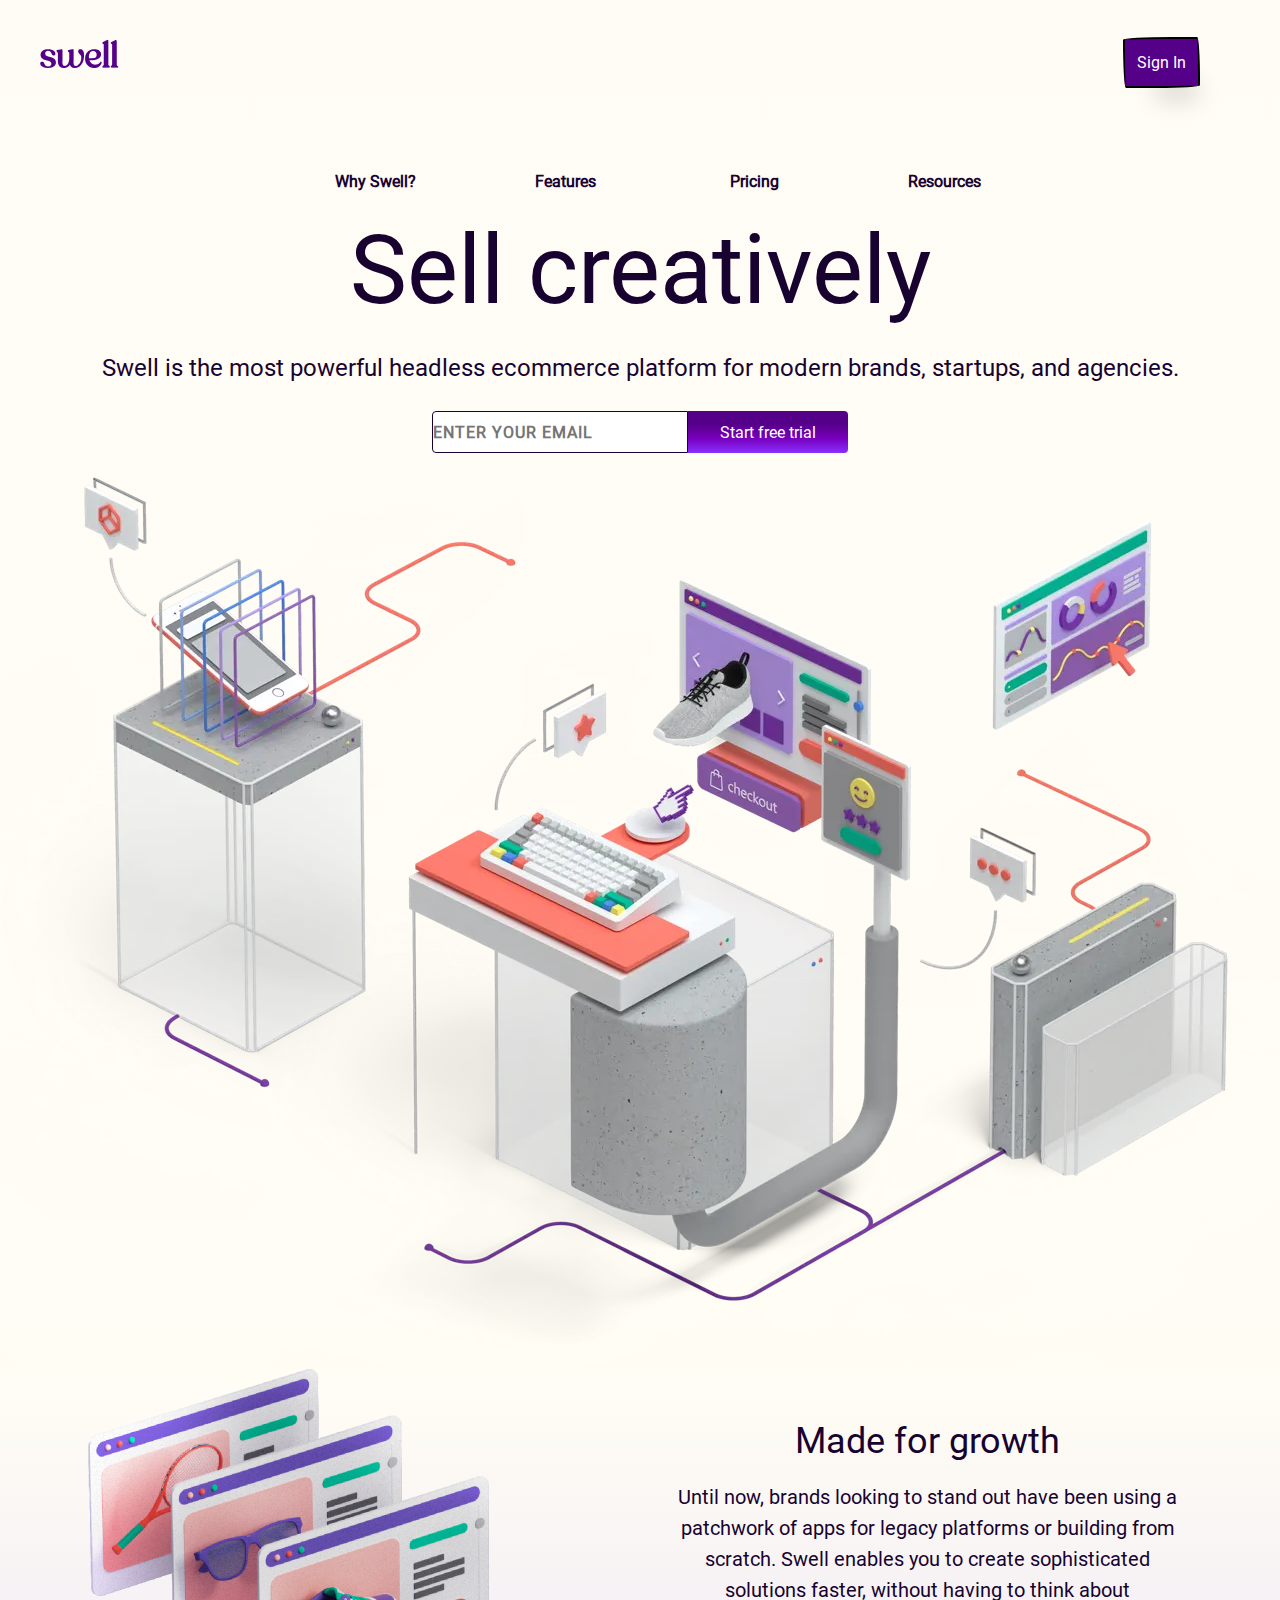
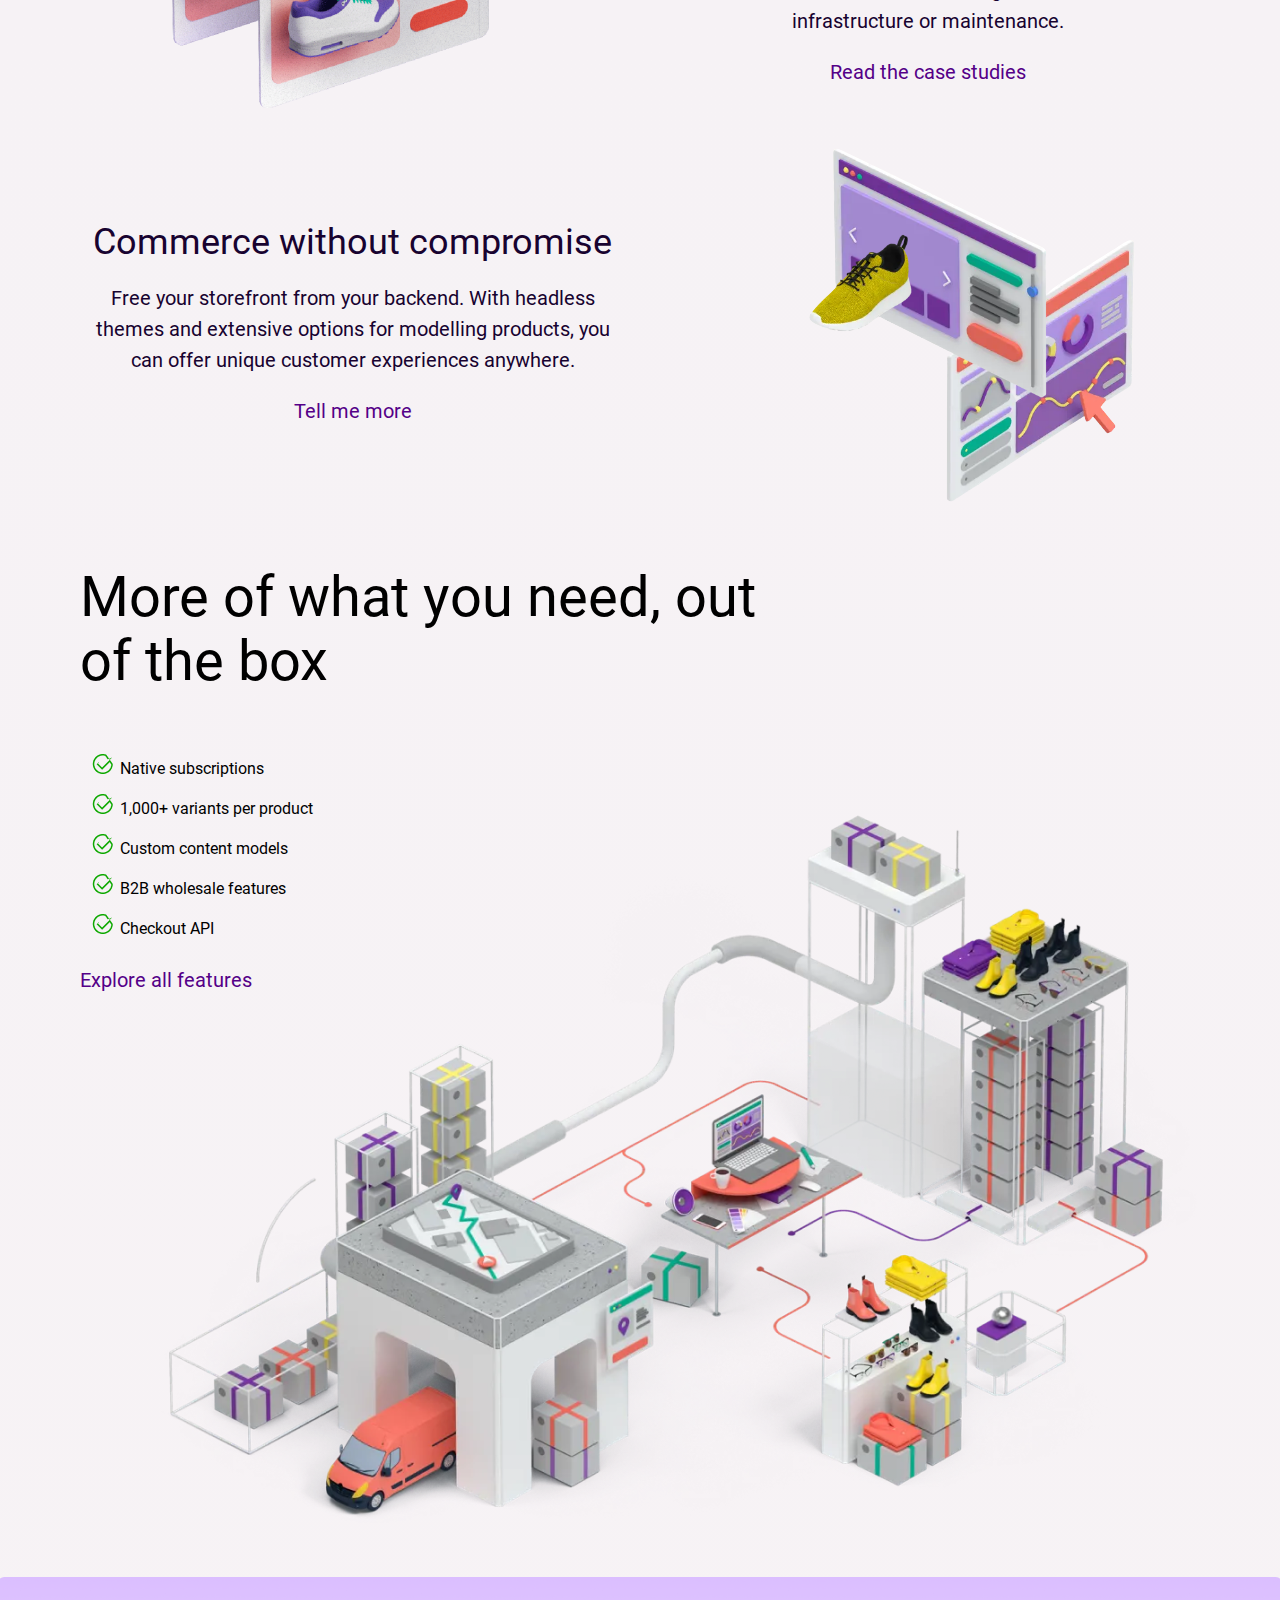
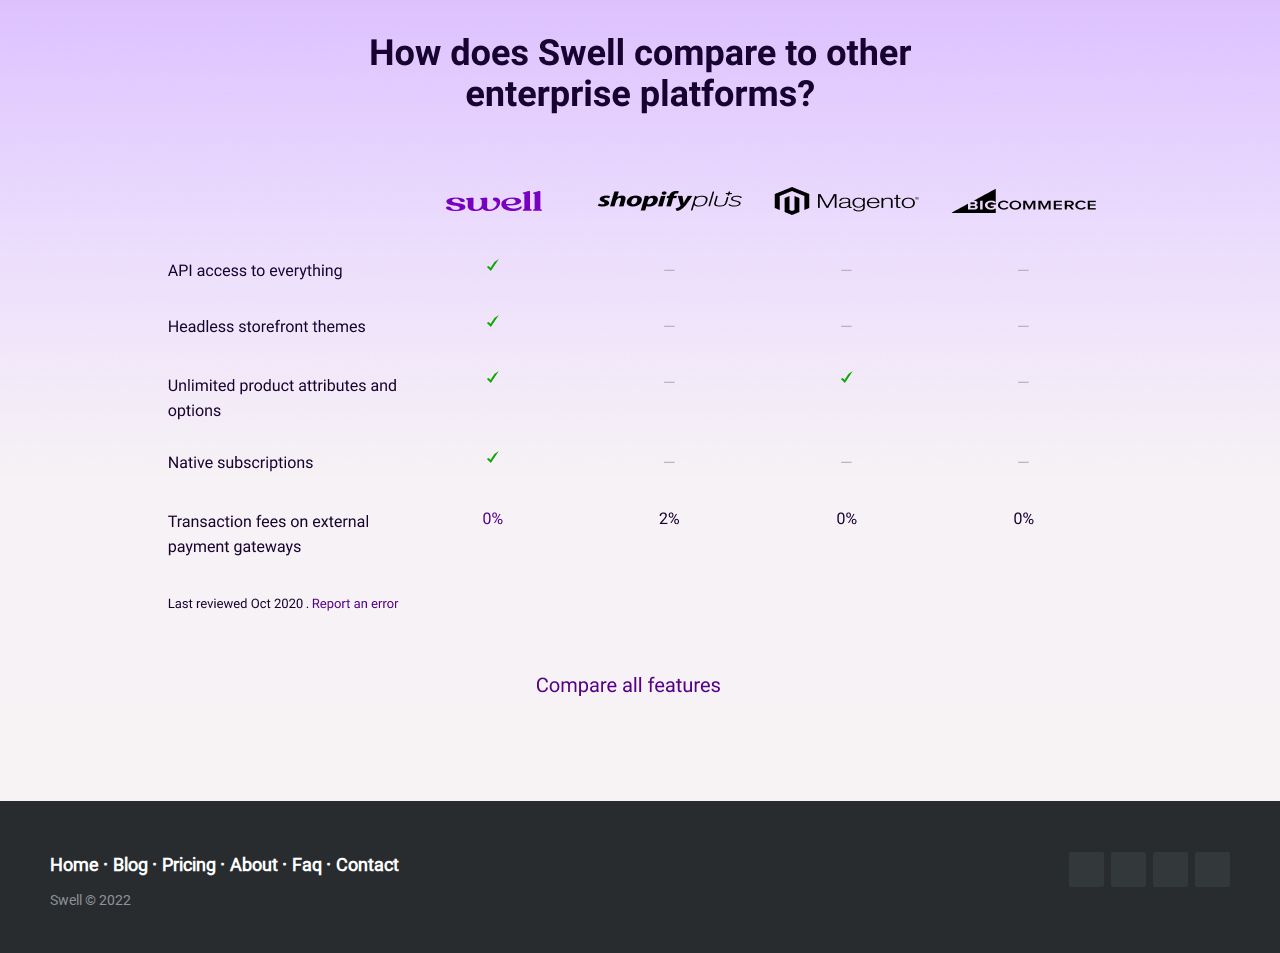
<file: 2project/index.html>
<!DOCTYPE html>
<html lang="en">
<head>
  <meta charset="UTF-8">
  <meta http-equiv="X-UA-Compatible" content="IE=edge">
  <meta name="viewport" content="width=device-width, initial-scale=1.0">
  <link rel="stylesheet" href="index.css">
  <title>Document</title>
</head>
<body class="body">

  <div class="container">

    
    <div class="first_container">  
      <header>
        <nav class="headerNav">
          <img src="/2project/Vector.png" class="swell_logo" alt="Logo.png">

          <button class="button-55" type="button"> <a href="/2project/login.html" class="not-active">Sign In</a> </button>

          <ul class="header_list">
            <li class="list_item">
              <button class="header_button"><a href="">Why Swell?</a></button>
            </li>

            <li class="list_item">
              <button class="header_button"> <a href="#photoapp"> Features</a></button>
            </li>

            <li class="list_item">
              <button class="header_button"> <a href="#design"> Pricing</a></button>
            </li>

            <li class="list_item">
              <button class="header_button"><a href="#appstore">Resources</a></button>
            </li>
          </ul>
        </nav>
      </header>

      <h1 class="h1">Sell creatively</h1>

      <p class="text_first_page">
        Swell is the most powerful headless ecommerce platform for modern brands, startups, and agencies.
      </p>

      <form action="">

        <div class="mail_form">
          <input type="email" name="email" id="subscribe_email" placeholder="Enter your email" class="mail_field">
          
          <button type="submit" class="subscribe_btn"> 
            Start free trial
          </button> 
        </div> 
    </form>

    <div class="selling_process">
      <img src="/2project/Scheme1.png" alt="Process_of_selling.png">
    </div>

    <div class="about_page">
      <div class="three_slides_picture">
       <img src="/2project/AboutPic.png" alt="three_slides_app.png">  
      </div>
      
      <div class="first_text_container">
        <p class="description_about_text">Made for growth</p>
        <p class="text_block_container">
          Until now, brands looking to stand out have been using a patchwork of apps for legacy platforms or building from scratch. Swell enables you to create sophisticated solutions faster, without having to think about infrastructure or maintenance.
        </p>
        <div class="link">
          <a class="link" href="">Read the case studies</a>
        </div>
      </div>
    </div>

    <div class="about_page">
        
      <div class="first_text_container">
        <p class="description_about_text">Commerce without compromise</p>
        <p class="text_block_container">
          Free your storefront from your backend. With headless themes and extensive options for modelling products, you can offer unique customer experiences anywhere.
        </p>
        <div class="link">
          <a class="link" href="">Tell me more</a>
        </div>
      </div> 
      
      <div class="three_slides_picture">
       <img src="/2project/image_3-removebg-preview.png" alt="three_slides_app.png">  
      </div>
    </div>
        
      <div class="features_text_container">
        <p class="features_description_about_text">More of what you need, out <br/> of the box</p>
        
        <ul class="features_list">
          <li class="features_list_item">
            Native subscriptions
          </li>

          <li class="features_list_item">
            1,000+ variants per product
          </li>

          <li class="features_list_item">
            Custom content models
          </li>

          <li class="features_list_item">
            B2B wholesale features
          </li>

          <li class="features_list_item">
            Checkout API
          </li>
        </ul>

        <div class="link_features">
          <a class="link_features" href="">Explore all features</a>
        </div>
      </div> 

       <img src="/2project/Scheme2.png" class="features_picture" alt="Features.png">  
      
       <div class="comparing_products" >
        <img src="/2project/Frame.png" alt="comparing_products.png">
      </div>
 </div>

 <footer class="footer-distributed">

  <div class="footer-right">

    <a href="#"><i class="fa fa-facebook"></i></a>
    <a href="#"><i class="fa fa-twitter"></i></a>
    <a href="#"><i class="fa fa-linkedin"></i></a>
    <a href="#"><i class="fa fa-github"></i></a>

  </div>

  <div class="footer-left">

    <p class="footer-links">
      <a class="link-1" href="#">Home</a>

      <a href="#">Blog</a>

      <a href="#">Pricing</a>

      <a href="#">About</a>

      <a href="#">Faq</a>

      <a href="#">Contact</a>
    </p>

    <p>Swell &copy; 2022</p>
  </div>

</footer>

</body>
</html>
</file>
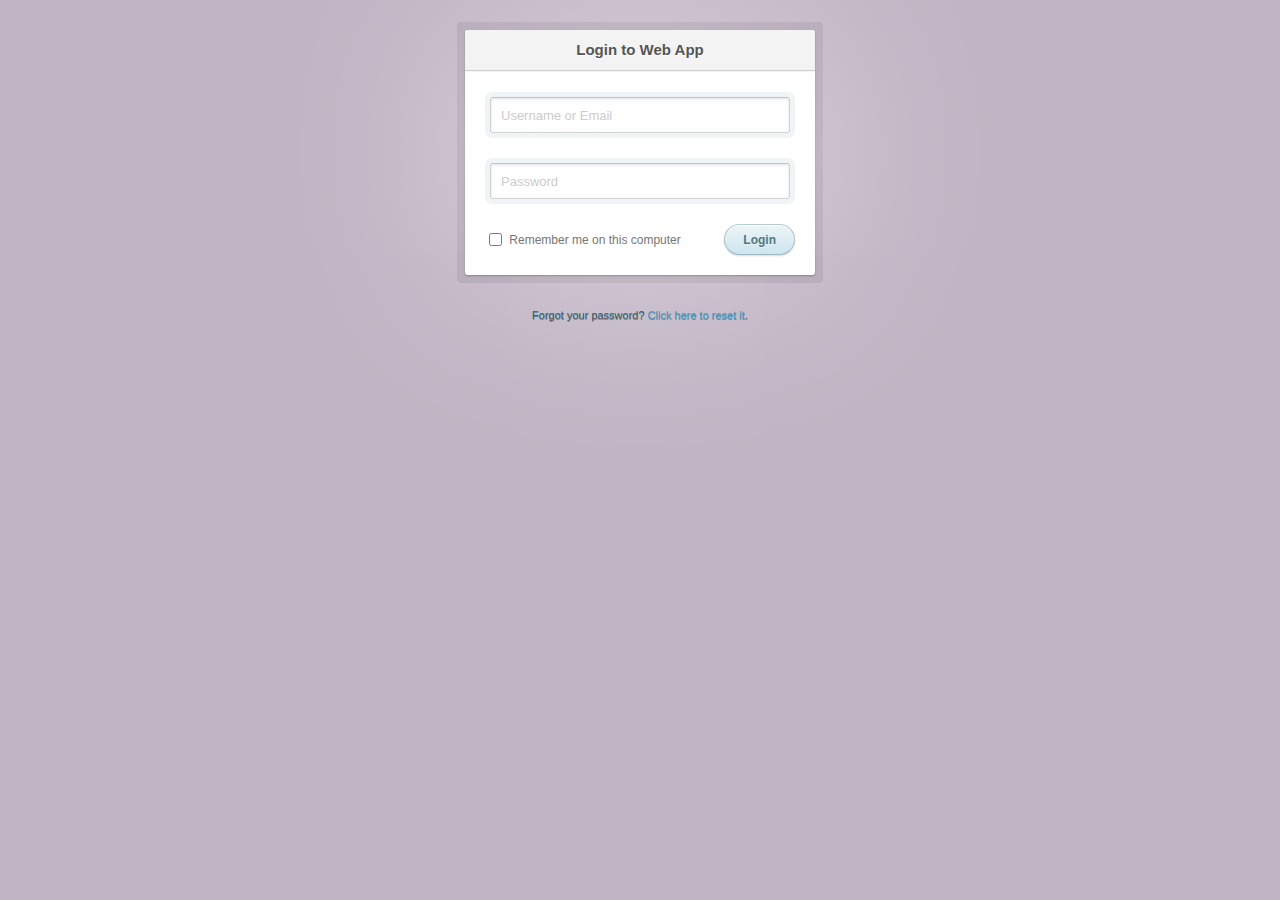
<file: 2project/login.html>
<!DOCTYPE html>
<html lang="en">
<head>
  <meta charset="UTF-8">
  <meta http-equiv="X-UA-Compatible" content="IE=edge">
  <meta name="viewport" content="width=device-width, initial-scale=1.0">
  <link rel="stylesheet" href="SignIn.css">
  <title>Sign In</title>
</head>
<body>
    <div class="login">
      <h1>Login to Web App</h1>
      <form method="post" action="">
        <p><input type="text" name="login" value="" placeholder="Username or Email"></p>
        <p><input type="password" name="password" value="" placeholder="Password"></p>
        <p class="remember_me">
          <label>
            <input type="checkbox" name="remember_me" id="remember_me">
            Remember me on this computer
          </label>
        </p>
        <p class="submit"><input type="submit" name="commit" value="Login"></p>
      </form>
    </div>
    
    <div class="login-help">
      <p>Forgot your password? <a href="#">Click here to reset it</a>.</p>
    </div>
</body>
</html>
</file>
<file: 2project/index.css>
@font-face {
  font-family: Roboto;
  src: url(/2project/Roboto-Regular.ttf);
}

.body{
margin: 0;
font-family: Roboto;
}

.container{
  max-width: 1440px;
  max-height: 5669px;
  background: linear-gradient(180deg, #FEFCF4 0%, #FFFDF4 33.33%, #F6F2F5 38.54%, #F7F3F5 100%), #F7F3F5;
  margin: 0px auto;
}

.swell_logo{
  margin: 40px;
}

.header_list{
  display: grid;
  grid-template-columns: repeat(auto-fit, minmax(100px, 1fr));
  list-style-type: none;
  justify-items:center;
  align-items: flex-end;
  max-width: 758px;
  max-height: 55px;
  padding-top: 40px;
  margin: 0 auto;
}

.header_button{
  border: none;
  background-color: none;
  color:#180330;
  outline: none;
  border: 0;
  background: transparent;
  font-family: Roboto;
  font-style: normal;
  font-weight: bold;
  font-size: 16px;
  line-height: 25px;
}

.list_item a{
text-decoration: none;
color: #180330;
background-color: none;
}

.h1{
width: 600px;
height: 111px;
font-family: Roboto;
font-style: normal;
font-weight: normal;
font-size: 96px;
line-height: 110px;
text-align: center;
color: #180330;
margin: 20px auto;
}

.text_first_page{
font-family: Roboto;
font-style: normal;
font-weight: normal;
font-size: 24px;
line-height: 37px;
text-align: center;
color: #180330;
}

.mail_form{
  display: flex;
  flex-flow: nowrap row;
  justify-content: center;
}

.mail_field {
  font-family: Roboto;
  text-transform: uppercase;
  font-size: 16px;
  font-weight: bold;
  letter-spacing: 1px;
  width: 256px;
  height: 42px;
  padding: 0px;
  background: #FFFFFF;
  border: 1px solid #180330;
  box-sizing: border-box;
  border-radius: 4px 0px 0px 4px;

}

.subscribe_btn{
    background-image: url(/Project1Photo/ButtonEmail@1X.png);
    background-size: cover;
    width: 160px;
    height: 42px;
    border: none;
    font-size: 16px;
    line-height: 25px;
    text-align: center;
    color: #FFFFFF;
    background: linear-gradient(180deg, #550088 30.21%, #7800BF 66.15%, #892FFC 100%), #550088;
    border-radius: 0px 4px 4px 0px;
}

.selling_process{
  margin: 0 auto;
  width: 1280px;
  height: 916px;
}

.about_page{
  display: flex;
  flex-flow: wrap row;
  justify-content: space-around;
}

.three_slides_picture{
  width: 400px;
  height: 339px;
}

.first_text_container{
  display: flex;
  flex-flow: wrap column;
  justify-content: center;
}

.description_about_text{
  font-size: 36px;
  line-height: 41px;
  text-align: center;
  color: #180330;
  margin: 0px auto;
}

.text_block_container{
  font-size: 20px;
  line-height: 31px;
  text-align: center;
  color: #180330;
}

.first_text_container{
  width: 530px;
  height: 370px;
}

.link{
font-size: 20px;
line-height: 31px;
text-align: center;
color: #550088;
text-decoration: none;
}

.features_text_container{
  line-height: 40px;
  height: 380px;
  width: 700px;
  margin-left: 80px;
}

.features_description_about_text{
  font-size: 56px;
  line-height: 64px;
}

.features_list_item{
  list-style-image: url(/2project/list_item.png);
}

.link_features{
  font-size: 20px;
  line-height: 31px;
  color: #550088;
  text-decoration: none;
}

.features_picture{
  width: 1148px;
  position: relative;
  bottom: 150px;
  left: 100px;
}

.comparing_products{
  display: flex;
  justify-content: center;
  position: relative;
  bottom: 100px;
}

.not-active {
  color: white;
  text-decoration: none;
}

.button-55 {
  position: relative;
  left: 75%;
  bottom: 40px;
  background: #550088;
  border-radius: 15px 225px 255px 15px 15px 255px 225px 15px;
  border-style: solid;
  border-width: 2px;
  box-shadow: rgba(0, 0, 0, .2) 15px 28px 25px -18px;
  box-sizing: border-box;
  color: white;
  cursor: pointer;
  font-size: 1rem;
  line-height: 23px;
  outline: none;
  padding: .75rem;
  text-decoration: none;
  transition: all 235ms ease-in-out;
  border-bottom-left-radius: 15px 255px;
  border-bottom-right-radius: 225px 15px;
  border-top-left-radius: 255px 15px;
  border-top-right-radius: 15px 225px;
  user-select: none;
  touch-action:manipulation;
}

.button-55:hover {
  box-shadow: rgba(0, 0, 0, .3) 2px 8px 8px -5px;
  transform: translate3d(0, 2px, 0);
}

.button-55:focus {
  box-shadow: rgba(0, 0, 0, .3) 2px 8px 4px -6px;
}

@import url(https://fonts.googleapis.com/css?family=Roboto:400,500,300,700);

* {
  font-family: Roboto;
}

section {
  width: 100%;
  display: inline-block;
  background: #ccc;
  height: 60vh;
  text-align: center;
  font-size: 22px;
  font-weight: 700;
  text-decoration: underline;
}

.footer-distributed {
  background-color: #292c2f;
  box-shadow: 0 1px 1px 0 rgba(0, 0, 0, 0.12);
  box-sizing: border-box;
  width: 100%;
  text-align: left;
  font: normal 16px sans-serif;
  padding: 45px 50px;
}

.footer-distributed .footer-left p {
  color: #8f9296;
  font-size: 14px;
  margin: 0;
}

.footer-distributed p.footer-links {
  font-size: 18px;
  font-weight: bold;
  color: #ffffff;
  margin: 0 0 10px;
  padding: 0;
  transition: ease .25s;
}

.footer-distributed p.footer-links a {
  display: inline-block;
  line-height: 1.8;
  text-decoration: none;
  color: inherit;
  transition: ease .25s;
}

.footer-distributed .footer-links a:before {
  content: "·";
  font-size: 20px;
  left: 0;
  color: #fff;
  display: inline-block;
  padding-right: 5px;
}

.footer-distributed .footer-links .link-1:before {
  content: none;
}

.footer-distributed .footer-right {
  float: right;
  margin-top: 6px;
  max-width: 180px;
}

.footer-distributed .footer-right a {
  display: inline-block;
  width: 35px;
  height: 35px;
  background-color: #33383b;
  border-radius: 2px;
  font-size: 20px;
  color: #ffffff;
  text-align: center;
  line-height: 35px;
  margin-left: 3px;
  transition:all .25s;
}

.footer-distributed .footer-right a:hover{transform:scale(1.1); -webkit-transform:scale(1.1);}

.footer-distributed p.footer-links a:hover{text-decoration:underline;}

/* Media Queries */

@media (max-width: 600px) {
  .footer-distributed .footer-left, .footer-distributed .footer-right {
    text-align: center;
  }
  .footer-distributed .footer-right {
    float: none;
    margin: 0 auto 20px;
  }
  .footer-distributed .footer-left p.footer-links {
    line-height: 1.8;
  }
}
</file>
<file: 2project/SignIn.css>
body {
  font: 13px/20px "Lucida Grande", Tahoma, Verdana, sans-serif;
  color: #404040;
  background: #c1b4c4;
}

.login {
  position: relative;
  margin: 30px auto;
  padding: 20px 20px 20px;
  width: 310px;
  background: white;
  border-radius: 3px;
  -webkit-box-shadow: 0 0 200px rgba(255, 255, 255, 0.5), 0 1px 2px rgba(0, 0, 0, 0.3);
  box-shadow: 0 0 200px rgba(255, 255, 255, 0.5), 0 1px 2px rgba(0, 0, 0, 0.3);
}

.login:before {
  content: '';
  position: absolute;
  top: -8px;
  right: -8px;
  bottom: -8px;
  left: -8px;
  z-index: -1;
  background: rgba(0, 0, 0, 0.08);
  border-radius: 4px;
}

.login h1 {
  margin: -20px -20px 21px;
  line-height: 40px;
  font-size: 15px;
  font-weight: bold;
  color: #555;
  text-align: center;
  text-shadow: 0 1px white;
  background: #f3f3f3;
  border-bottom: 1px solid #cfcfcf;
  border-radius: 3px 3px 0 0;
  background-image: -webkit-linear-gradient(top, whiteffd, #eef2f5);
  background-image: -moz-linear-gradient(top, whiteffd, #eef2f5);
  background-image: -o-linear-gradient(top, whiteffd, #eef2f5);
  background-image: linear-gradient(to bottom, whiteffd, #eef2f5);
  -webkit-box-shadow: 0 1px whitesmoke;
  box-shadow: 0 1px whitesmoke;
}

.login p {
  margin: 20px 0 0;
}

.login p:first-child {
  margin-top: 0;
}

.login input[type=text], .login input[type=password] {
  width: 278px;
}

.login p.remember_me {
  float: left;
  line-height: 31px;
}

.login p.remember_me label {
  font-size: 12px;
  color: #777;
  cursor: pointer;
}

.login p.remember_me input {
  position: relative;
  bottom: 1px;
  margin-right: 4px;
  vertical-align: middle;
}

.login p.submit {
  text-align: right;
}

.login-help {
  margin: 20px 0;
  font-size: 11px;
  color: rgb(65, 59, 59);
  text-align: center;
  text-shadow: 0 1px #2a85a1;
}

.login-help a {
  color: #4882ac;
  text-decoration: none;
}

.login-help a:hover {
  text-decoration: underline;
}

:-moz-placeholder {
  color: #c9c9c9 !important;
  font-size: 13px;
}

::-webkit-input-placeholder {
  color: #ccc;
  font-size: 13px;
}

input {
  font-family: 'Lucida Grande', Tahoma, Verdana, sans-serif;
  font-size: 14px;
}

input[type=text], input[type=password] {
  margin: 5px;
  padding: 0 10px;
  width: 200px;
  height: 34px;
  color: #404040;
  background: white;
  border: 1px solid;
  border-color: #c4c4c4 #d1d1d1 #d4d4d4;
  border-radius: 2px;
  outline: 5px solid #eff4f7;
  -moz-outline-radius: 3px;
  -webkit-box-shadow: inset 0 1px 3px rgba(0, 0, 0, 0.12);
  box-shadow: inset 0 1px 3px rgba(0, 0, 0, 0.12);
}

input[type=text]:focus, input[type=password]:focus {
  border-color: #7dc9e2;
  outline-color: #dceefc;
  outline-offset: 0;
}

input[type=submit] {
  padding: 0 18px;
  height: 29px;
  font-size: 12px;
  font-weight: bold;
  color: #527881;
  text-shadow: 0 1px #e3f1f1;
  background: #cde5ef;
  border: 1px solid;
  border-color: #b4ccce #b3c0c8 #9eb9c2;
  border-radius: 16px;
  outline: 0;
  -webkit-box-sizing: content-box;
  -moz-box-sizing: content-box;
  box-sizing: content-box;
  background-image: -webkit-linear-gradient(top, #edf5f8, #cde5ef);
  background-image: -moz-linear-gradient(top, #edf5f8, #cde5ef);
  background-image: -o-linear-gradient(top, #edf5f8, #cde5ef);
  background-image: linear-gradient(to bottom, #edf5f8, #cde5ef);
  -webkit-box-shadow: inset 0 1px white, 0 1px 2px rgba(0, 0, 0, 0.15);
  box-shadow: inset 0 1px white, 0 1px 2px rgba(0, 0, 0, 0.15);
}

input[type=submit]:active {
  background: #cde5ef;
  border-color: #9eb9c2 #b3c0c8 #b4ccce;
  -webkit-box-shadow: inset 0 0 3px rgba(0, 0, 0, 0.2);
  box-shadow: inset 0 0 3px rgba(0, 0, 0, 0.2);
}

.lt-ie9 input[type=text], .lt-ie9 input[type=password] {
  line-height: 34px;
}
</file>
